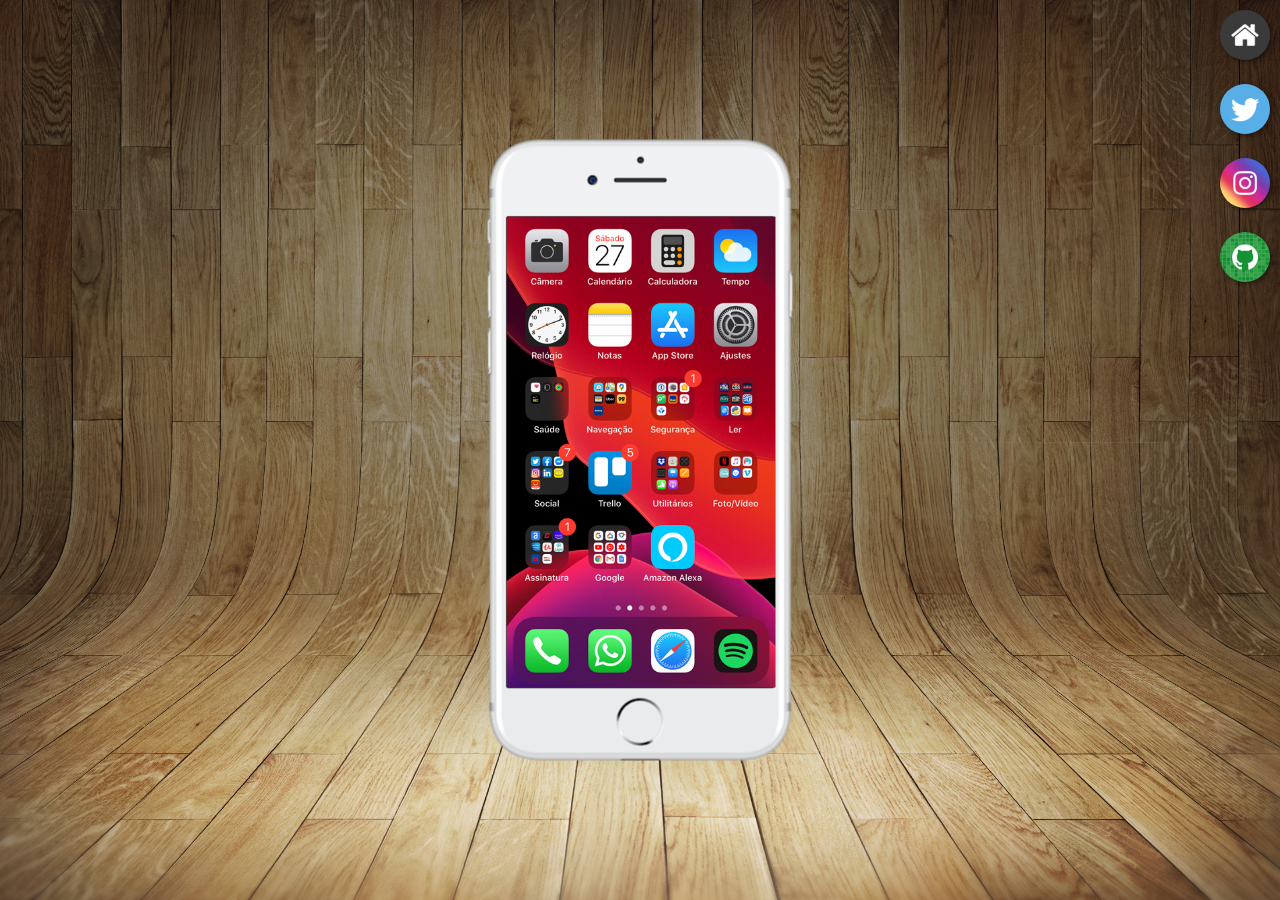
<file: index.html>
<!DOCTYPE html>
<html lang="pt-br">
<head>
    <meta charset="UTF-8">
    <meta name="viewport" content="width=device-width, initial-scale=1.0">
    <title>Projeto Redes Sociais</title>
    <link rel="stylesheet" href="estilos/style.css">
    <link rel="shortcut icon" href="favicon.ico" type="image/x-icon">
</head>
<body>
    <main>
        <section id="telefone">
            <iframe src="home.html" name="tela" id="tela" frameborder="0"></iframe>
        </section>

        <section id="redes-sociais">
            <a href="home.html" target="tela"><img src="imagens/logo-home.jpg" alt="Home"></a><br>
            <a href="twiter.html" target="tela"><img src="imagens/logo-twitter.jpg" alt="Twitter"></a><br>
            <a href="instagram.html" target="tela"><img src="imagens/logo-instagram.jpg" alt="Instagram"></a><br>
            <a href="github.html" target="tela"><img src="imagens/logo-github.jpg" alt="GitHub"></a><br>
        </section>
    </main>
</body>
</html>
</file>
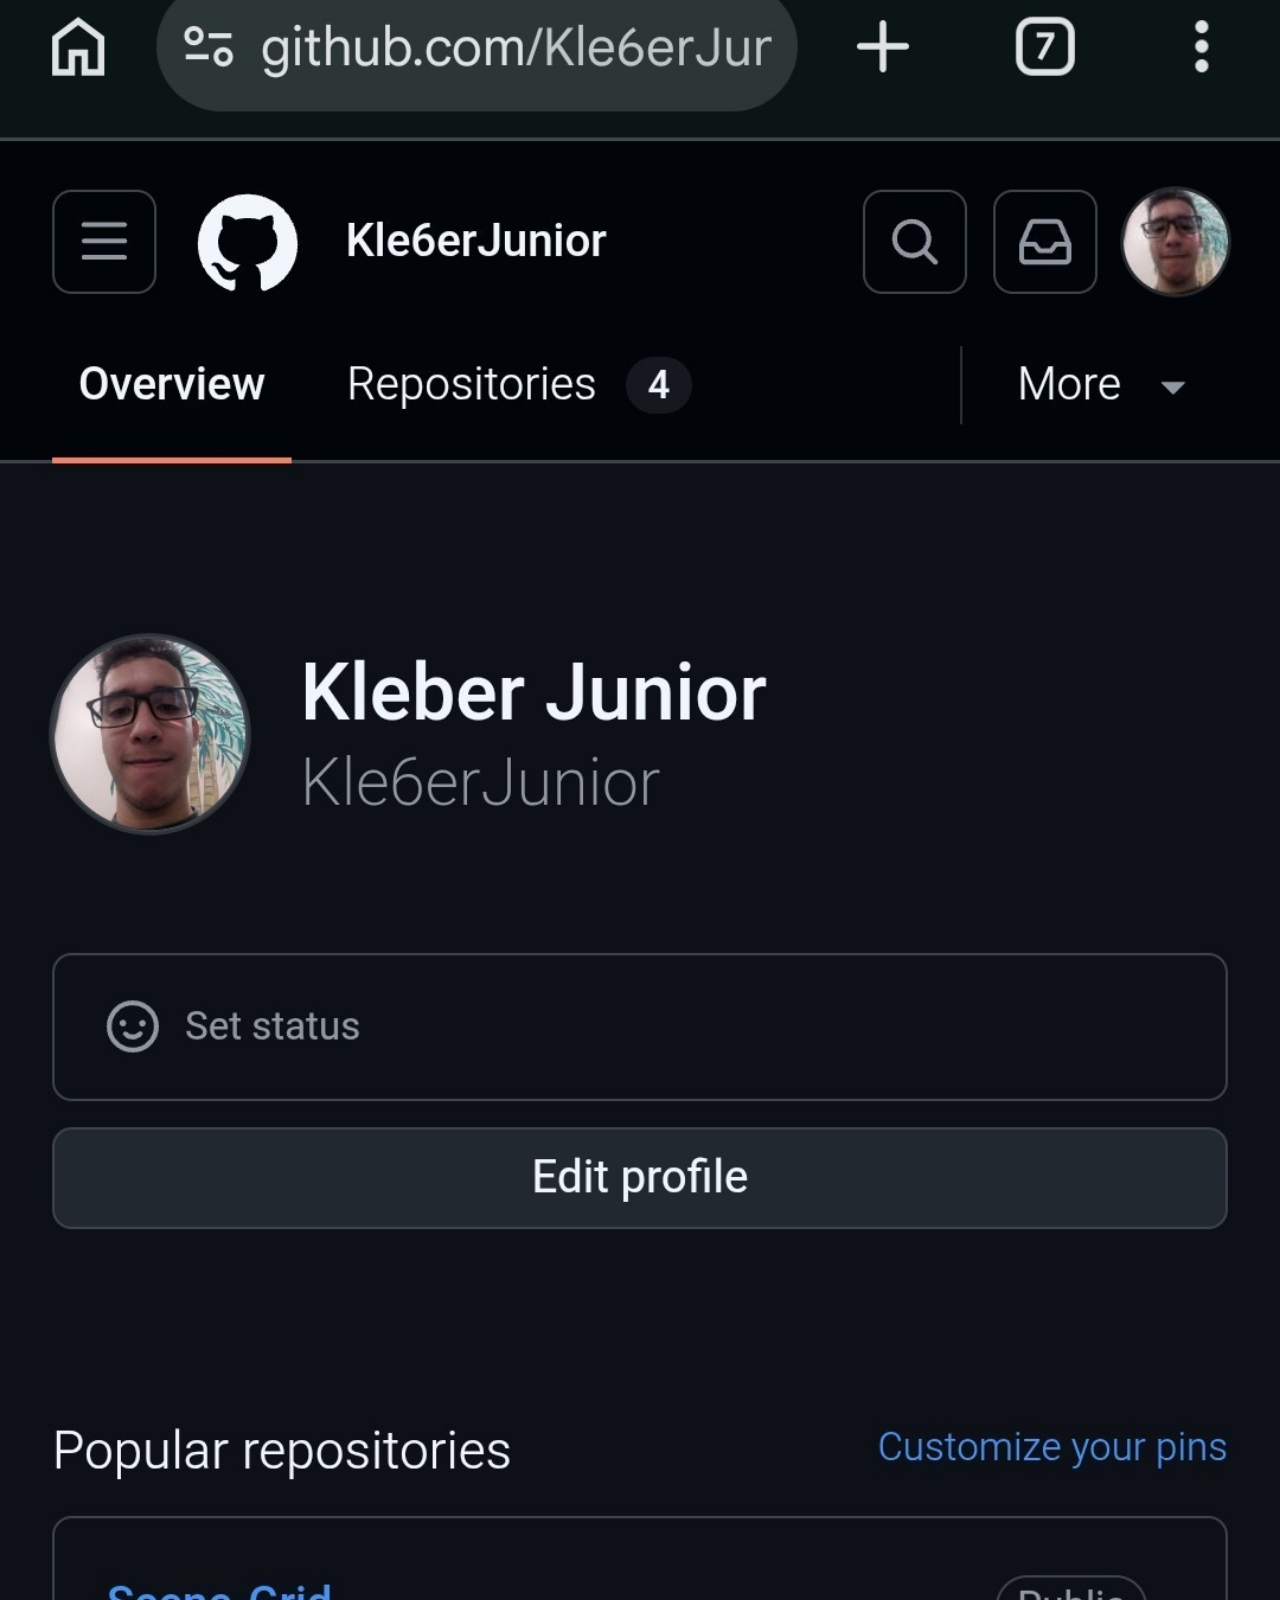
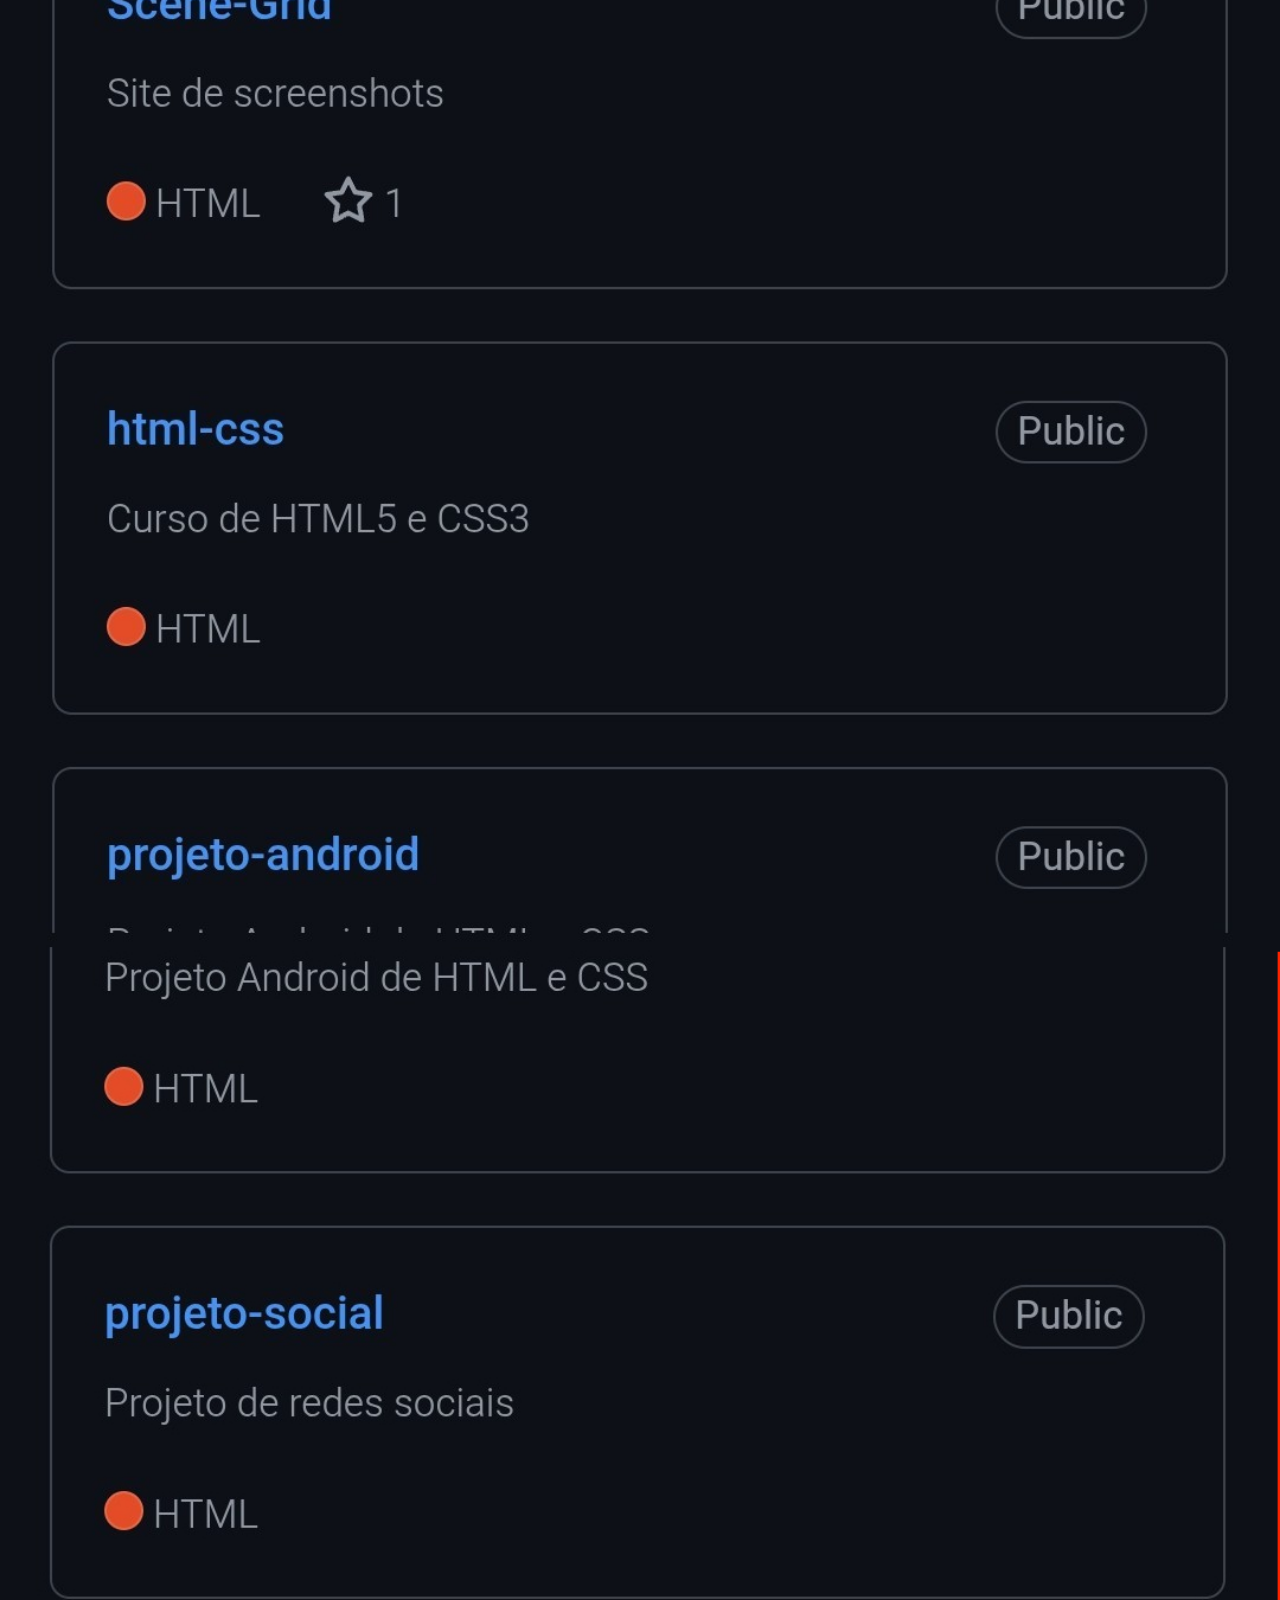
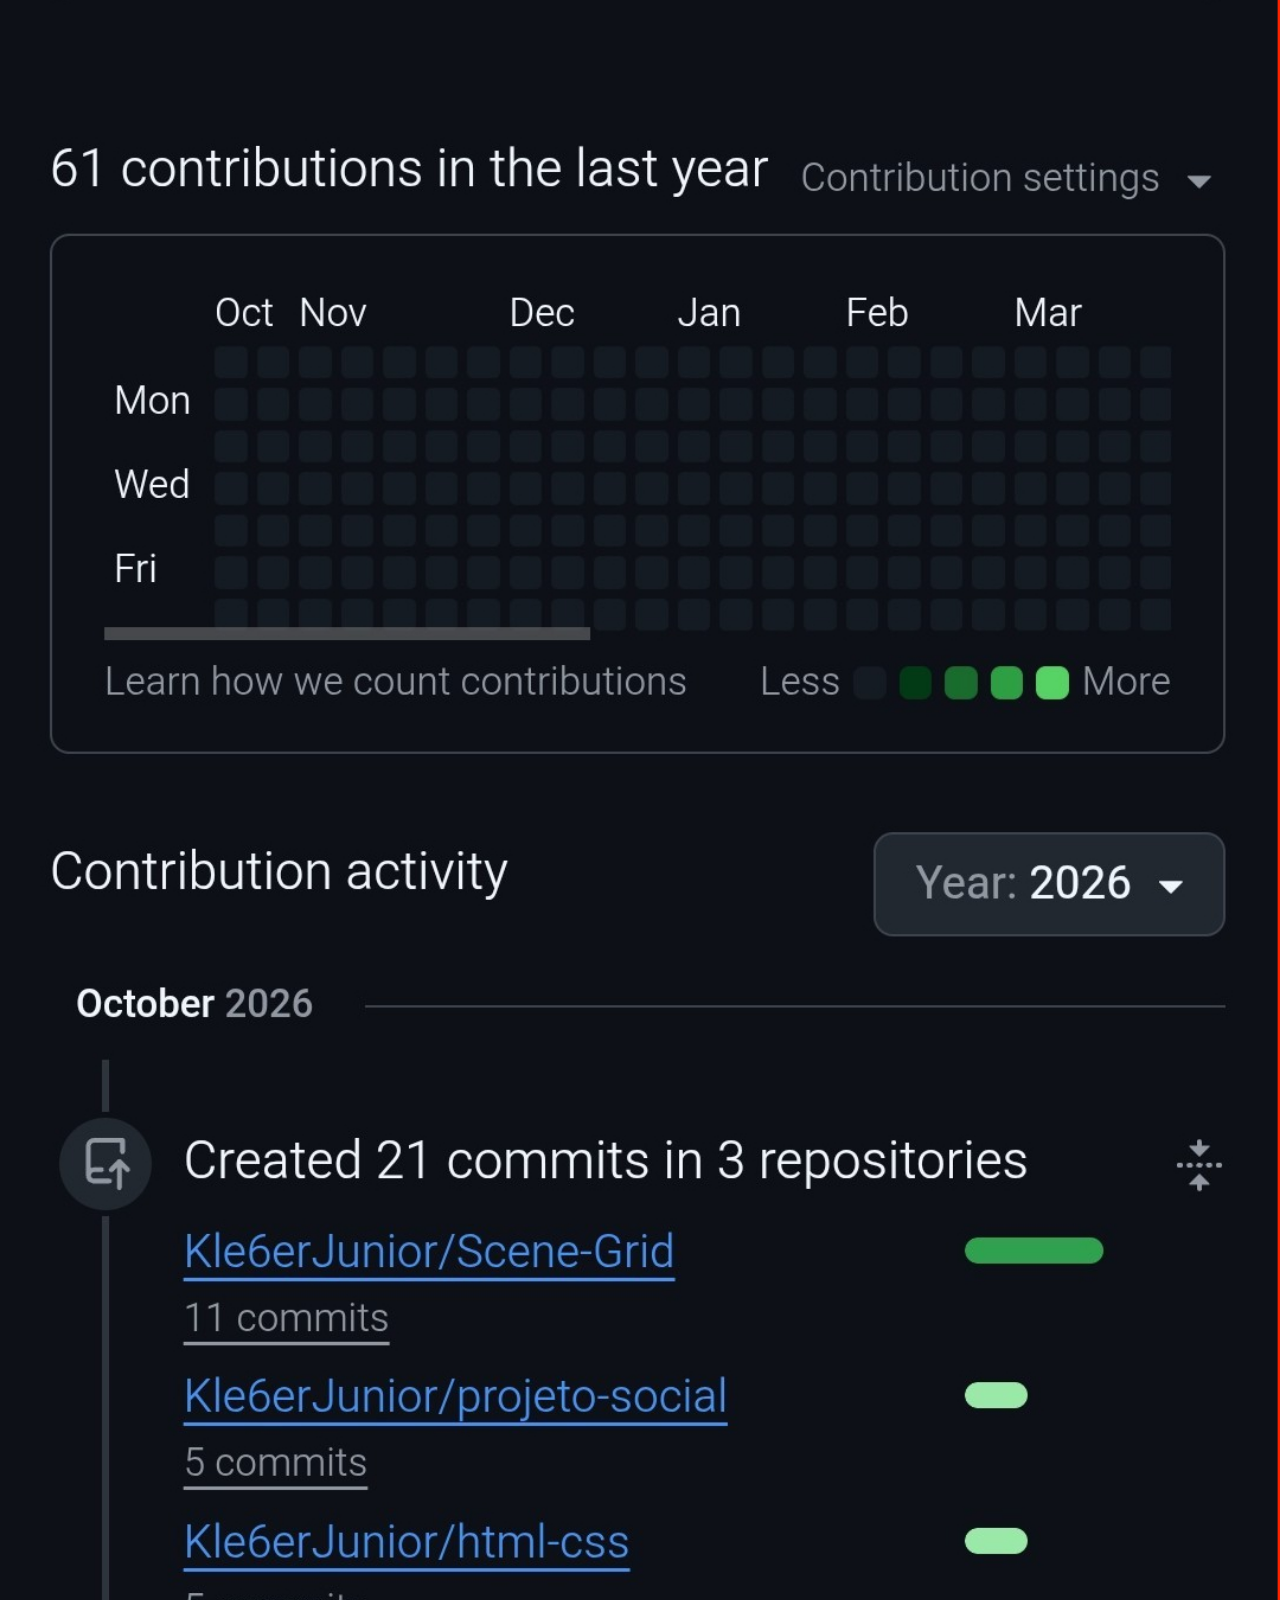
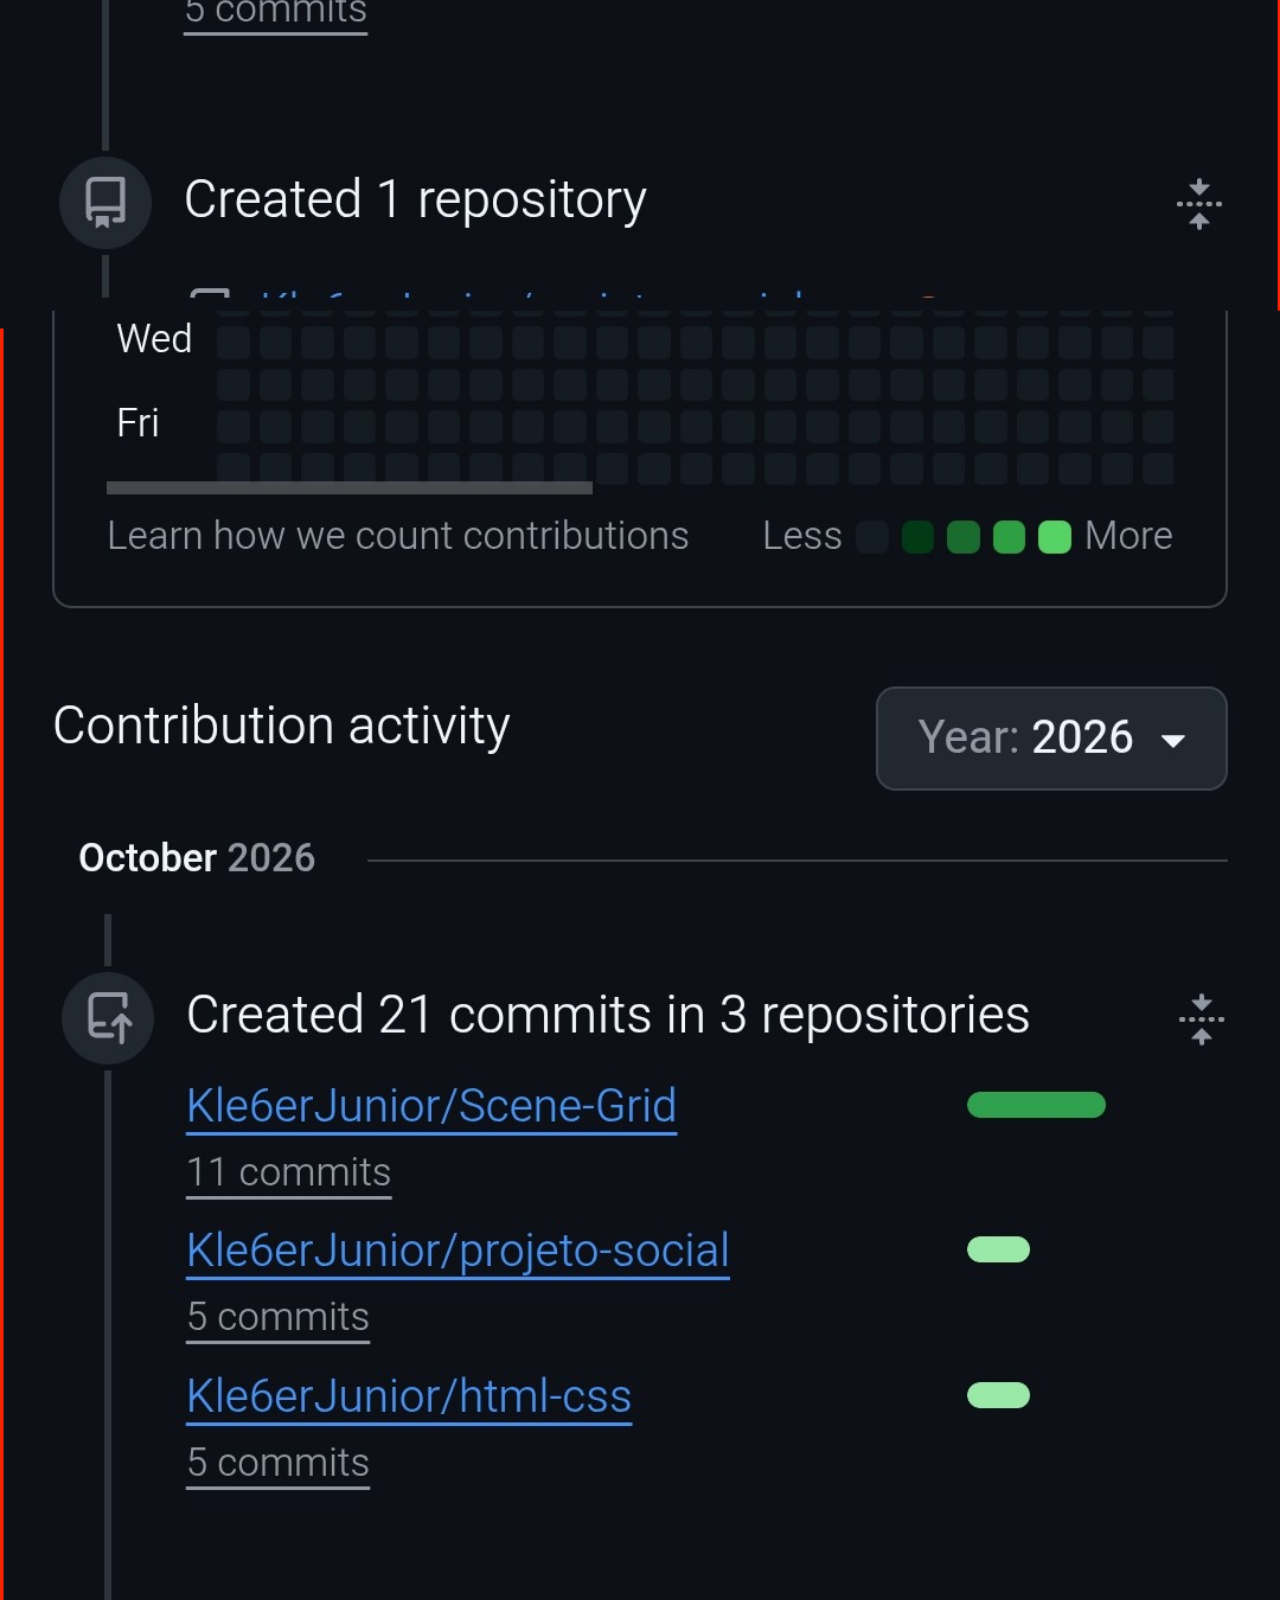
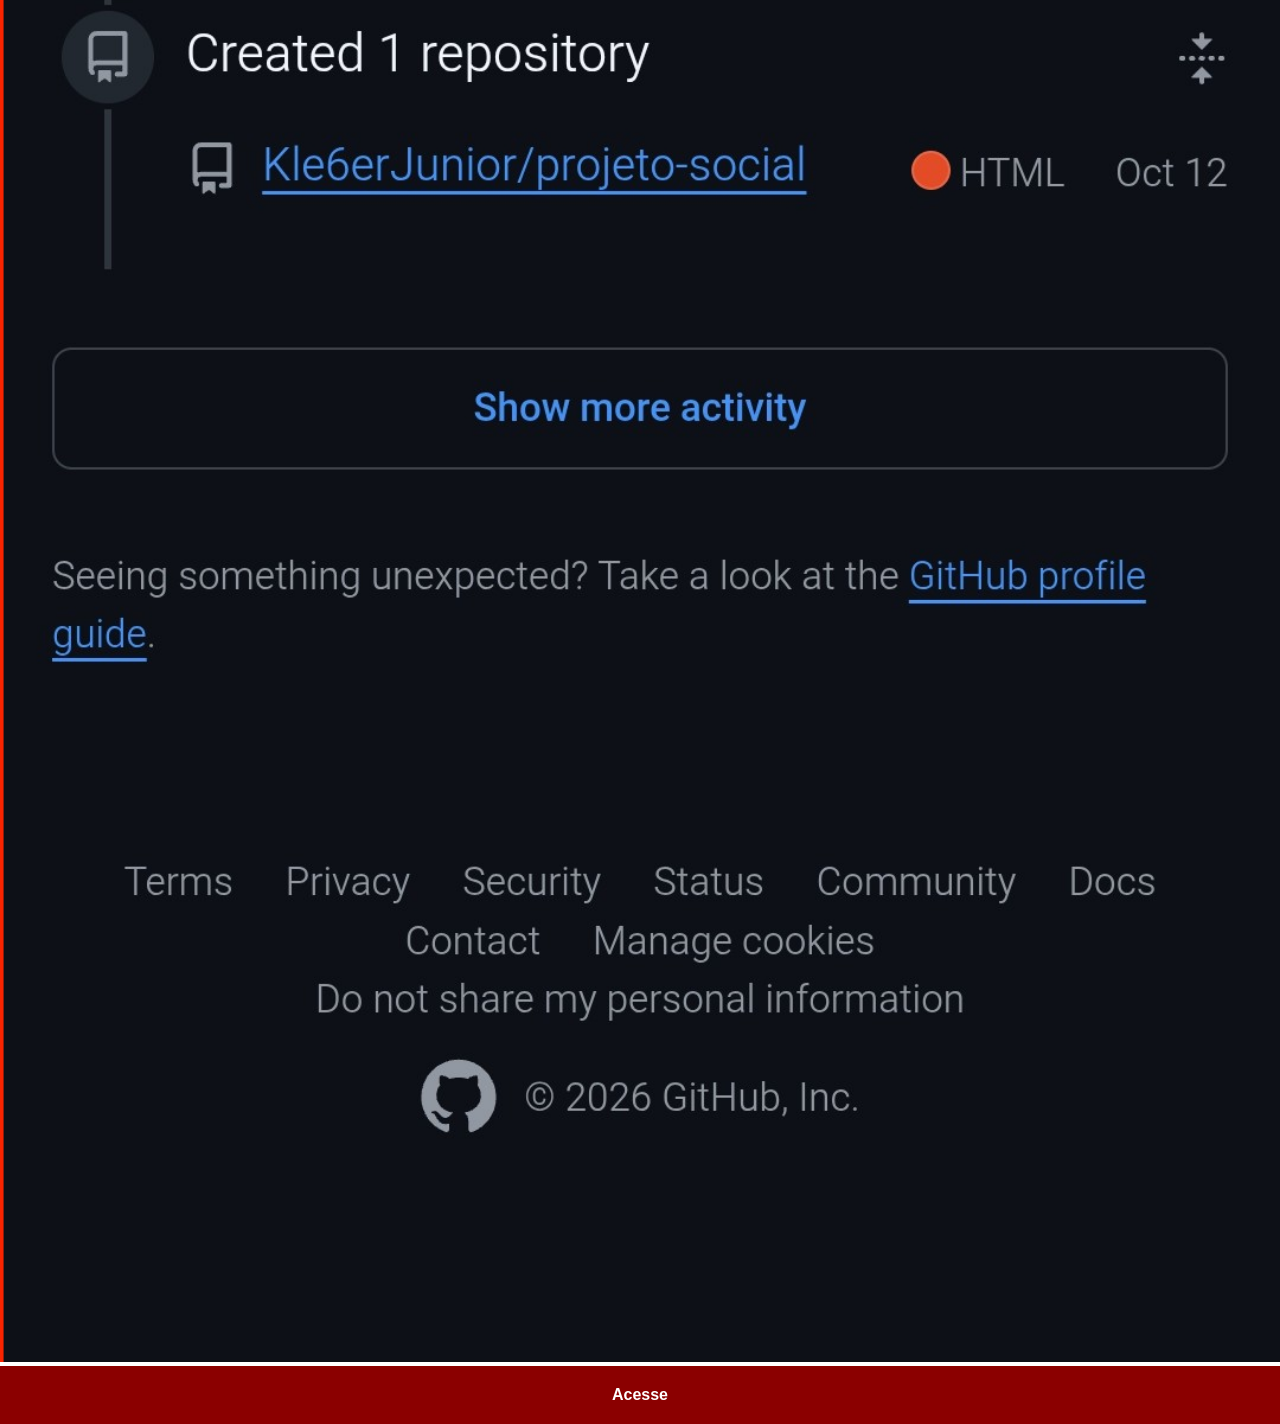
<file: github.html>
<!DOCTYPE html>
<html lang="pt-br">
<head>
    <meta charset="UTF-8">
    <meta name="viewport" content="width=device-width, initial-scale=1.0">
    <title>GitHub</title>
    <link rel="stylesheet" href="estilos/social.css">
</head>
<body>
    <img src="imagens/tela-github.jpg" alt="Tela do GitHub">
    <a href="https://github.com/Kle6erJunior" target="_blank">Acesse</a>
</body>
</html>
</file>
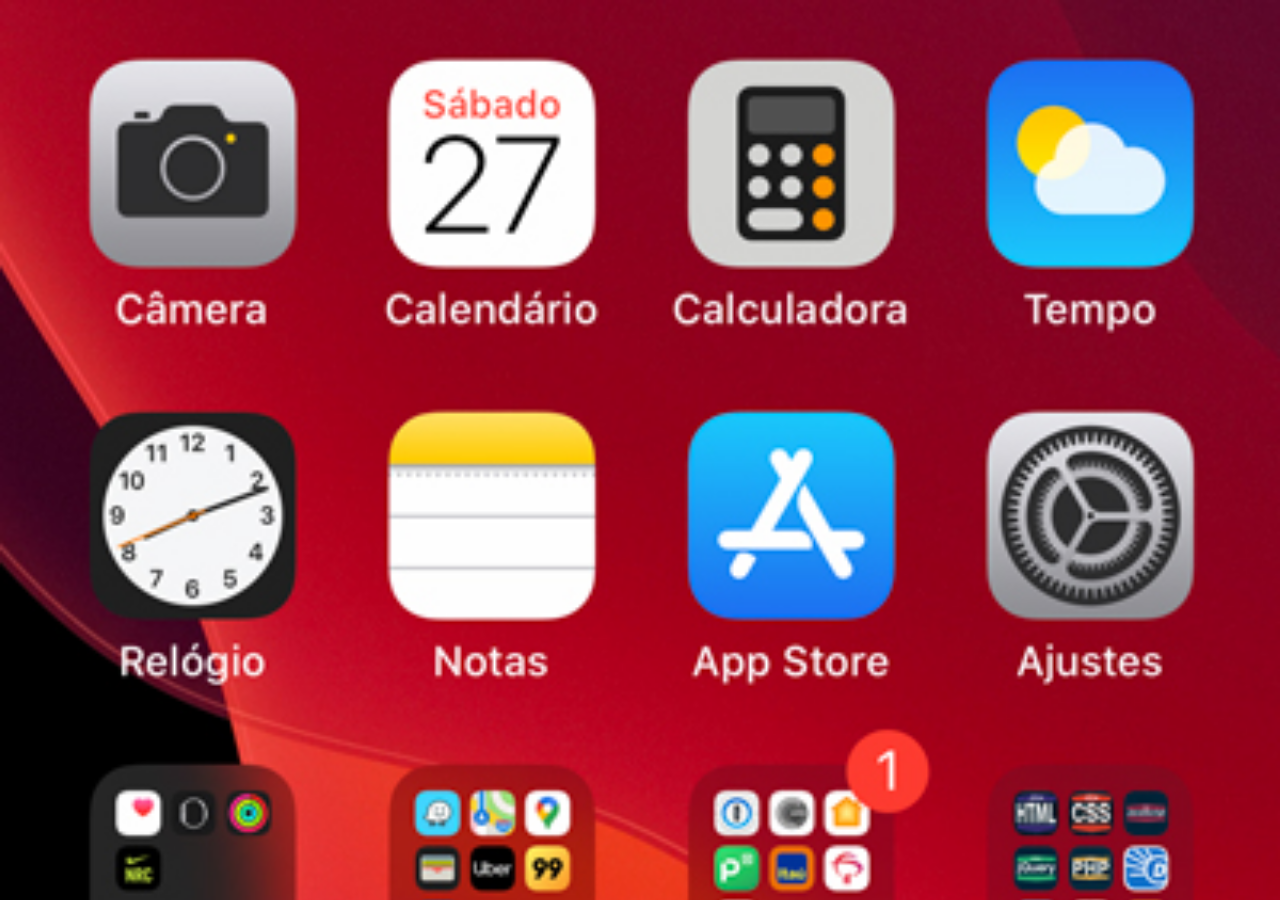
<file: home.html>
<!DOCTYPE html>
<html lang="pt-br">
<head>
    <meta charset="UTF-8">
    <meta name="viewport" content="width=device-width, initial-scale=1.0">
    <title>Home</title>
    <style>
        *{
            margin: 0px;
            padding: 0px;
        }

        body{
            width: 100vw;
            height: 100vh;
            background: black url(imagens/tela-home.jpg) no-repeat top center;
            background-size: cover;
        }
    </style>
</head>
<body>
    
</body>
</html>
</file>
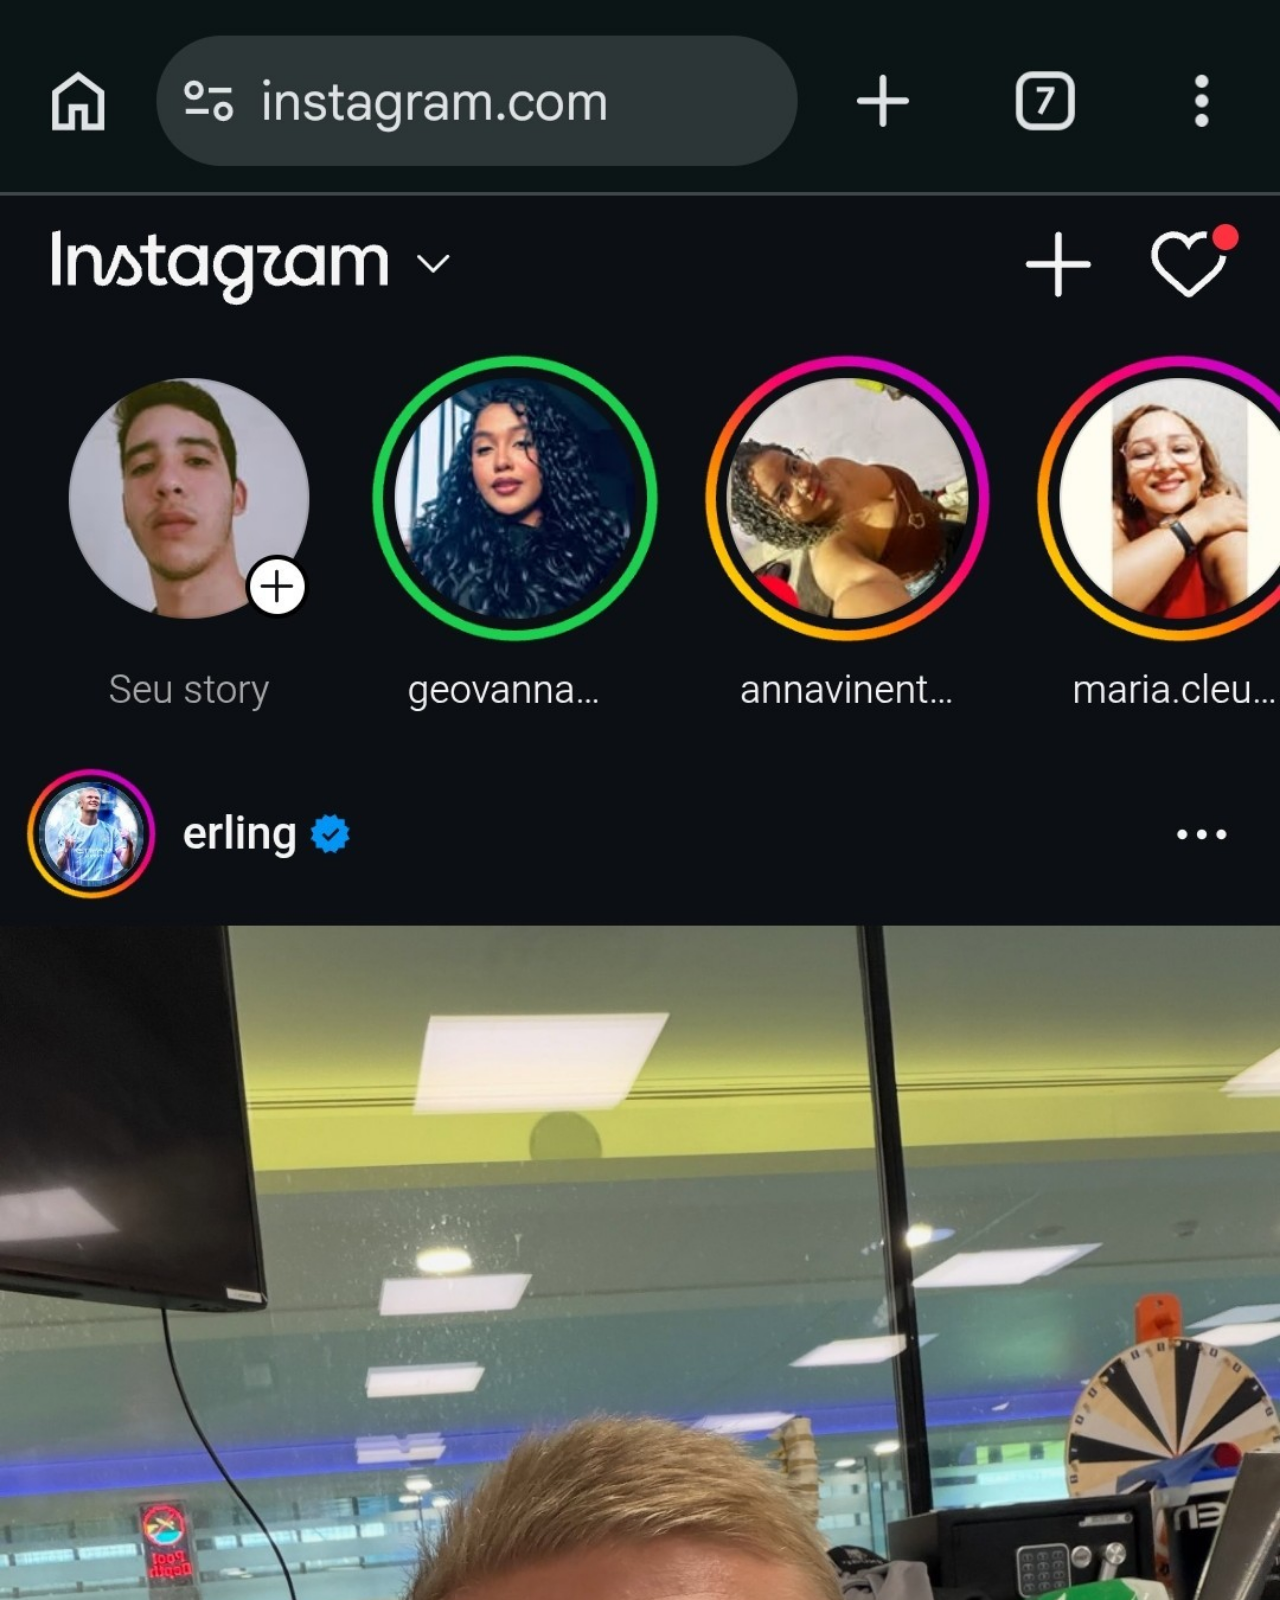
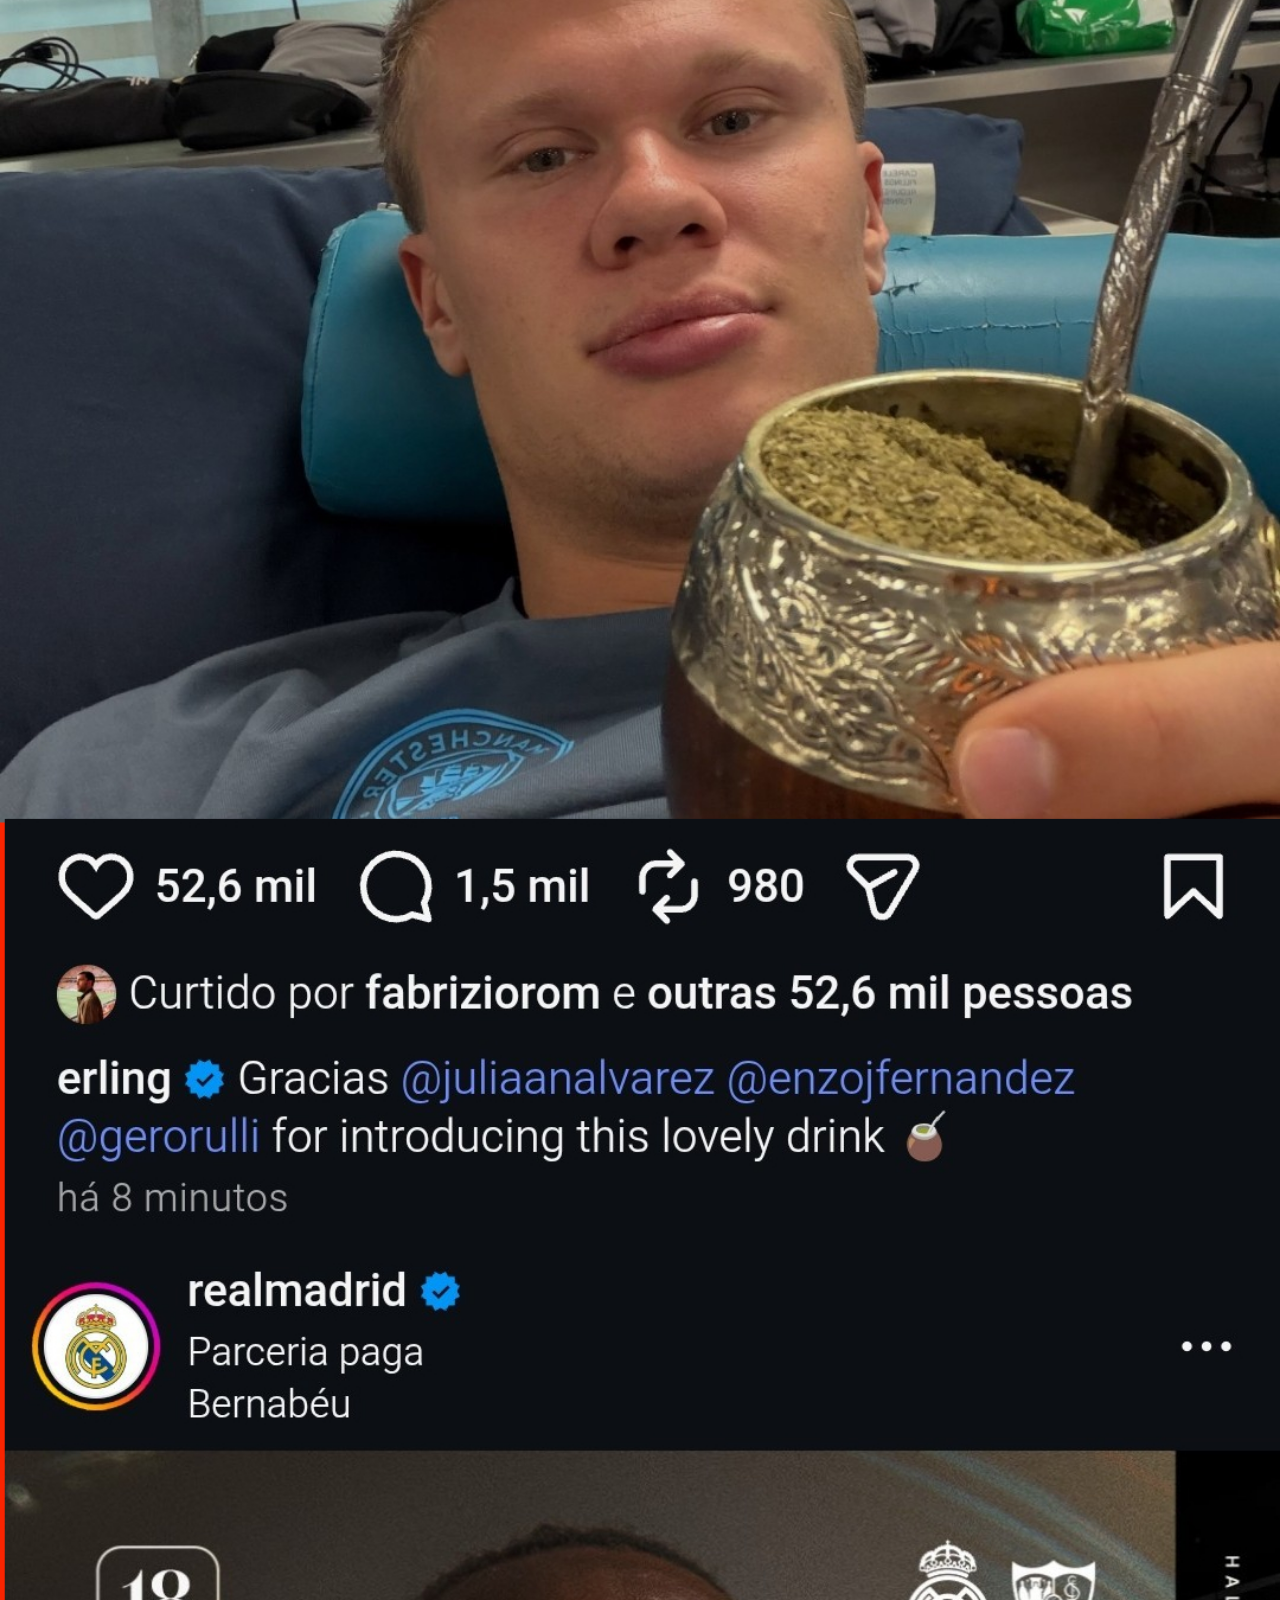
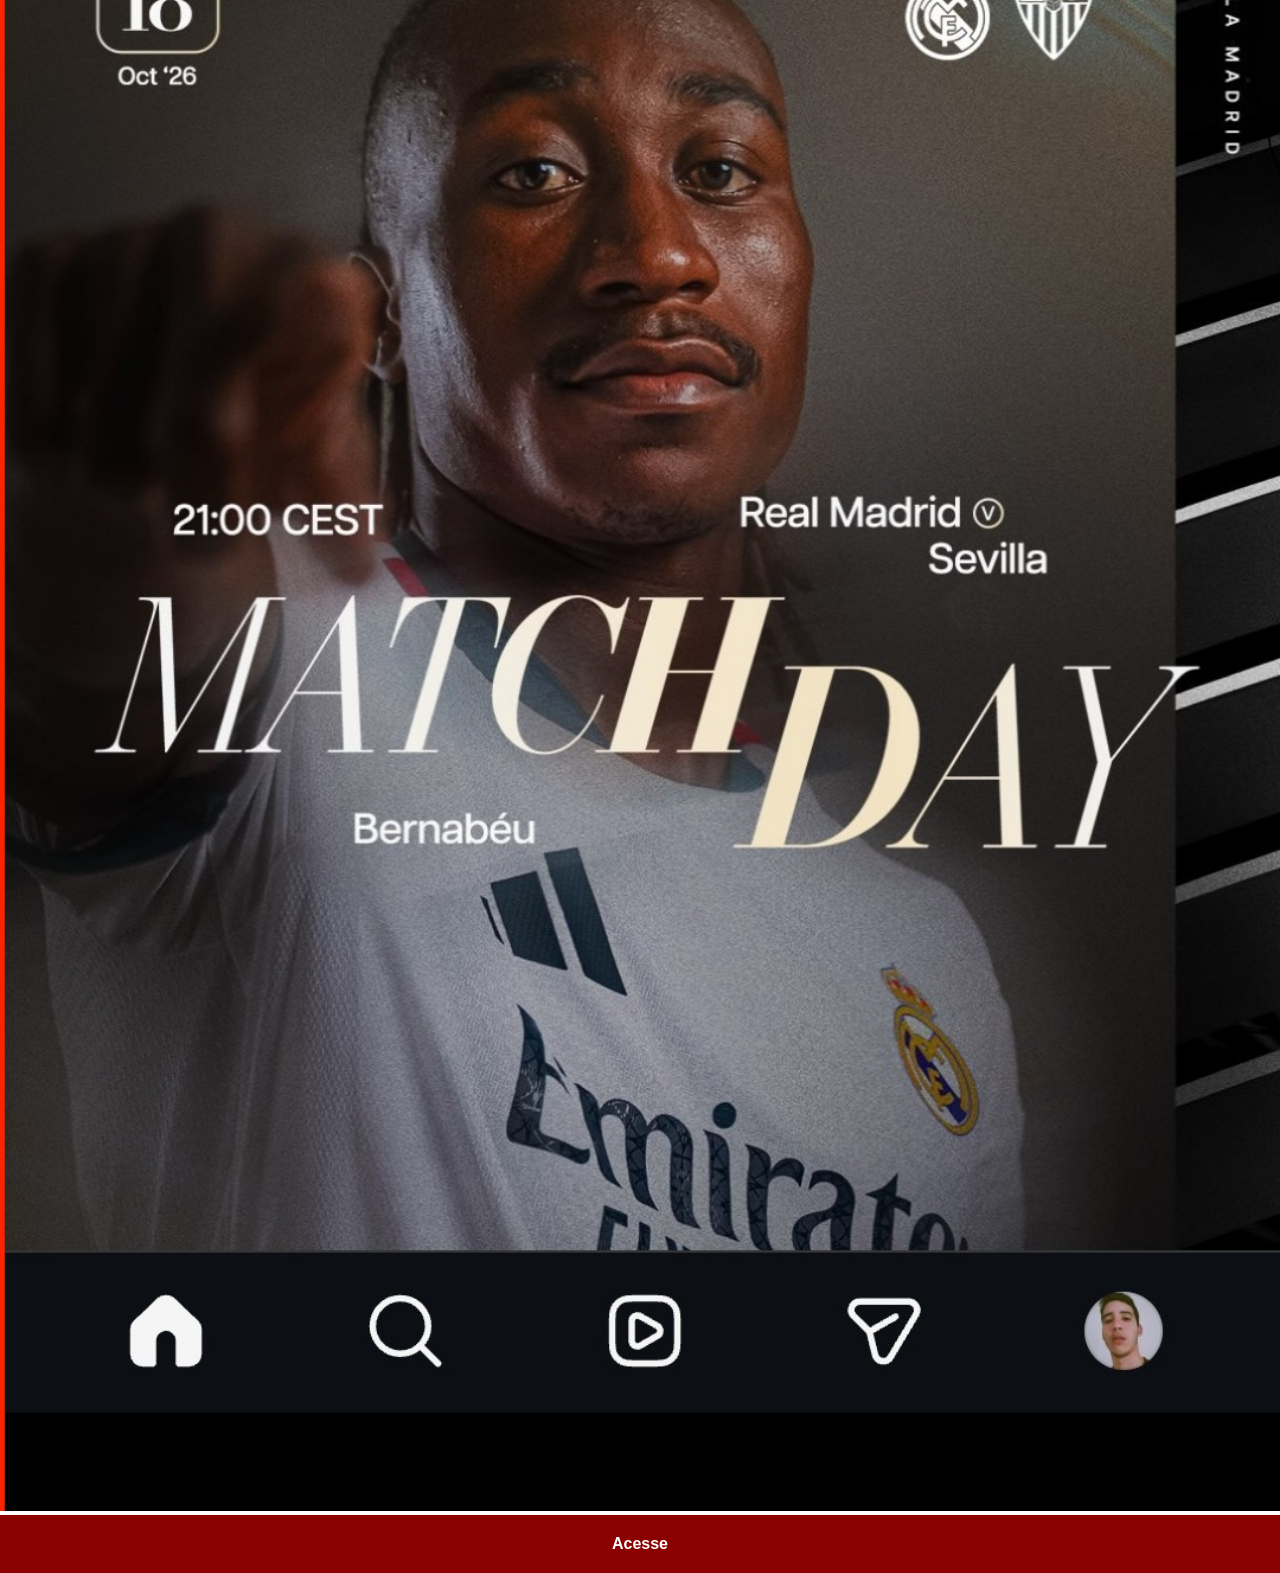
<file: instagram.html>
<!DOCTYPE html>
<html lang="pt-br">
<head>
    <meta charset="UTF-8">
    <meta name="viewport" content="width=device-width, initial-scale=1.0">
    <title>Instagram</title>
    <link rel="stylesheet" href="estilos/social.css">
</head>
<body>
    <img src="imagens/tela-instagram.jpg" alt="Instagram">
    <a href="https://www.instagram.com/kle6er_jr/" target="_blank">Acesse</a>
</body>
</html>
</file>
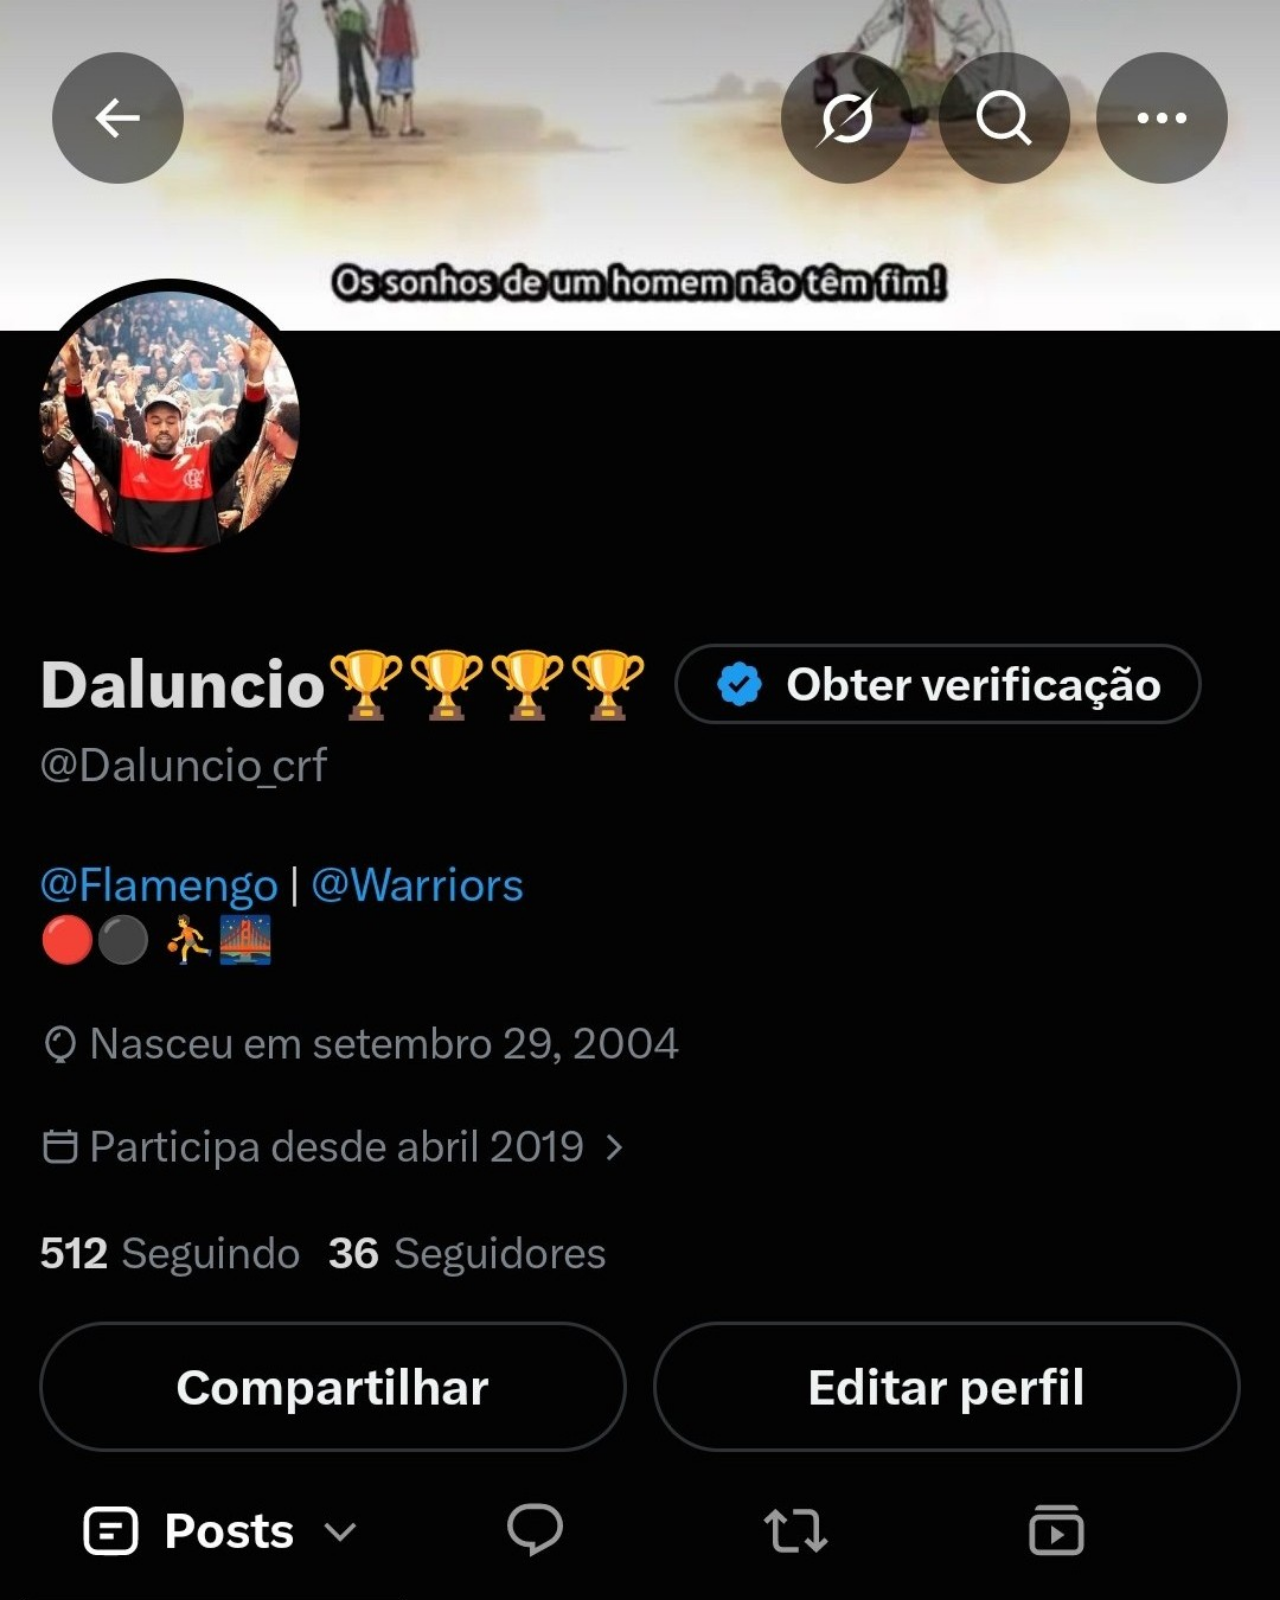
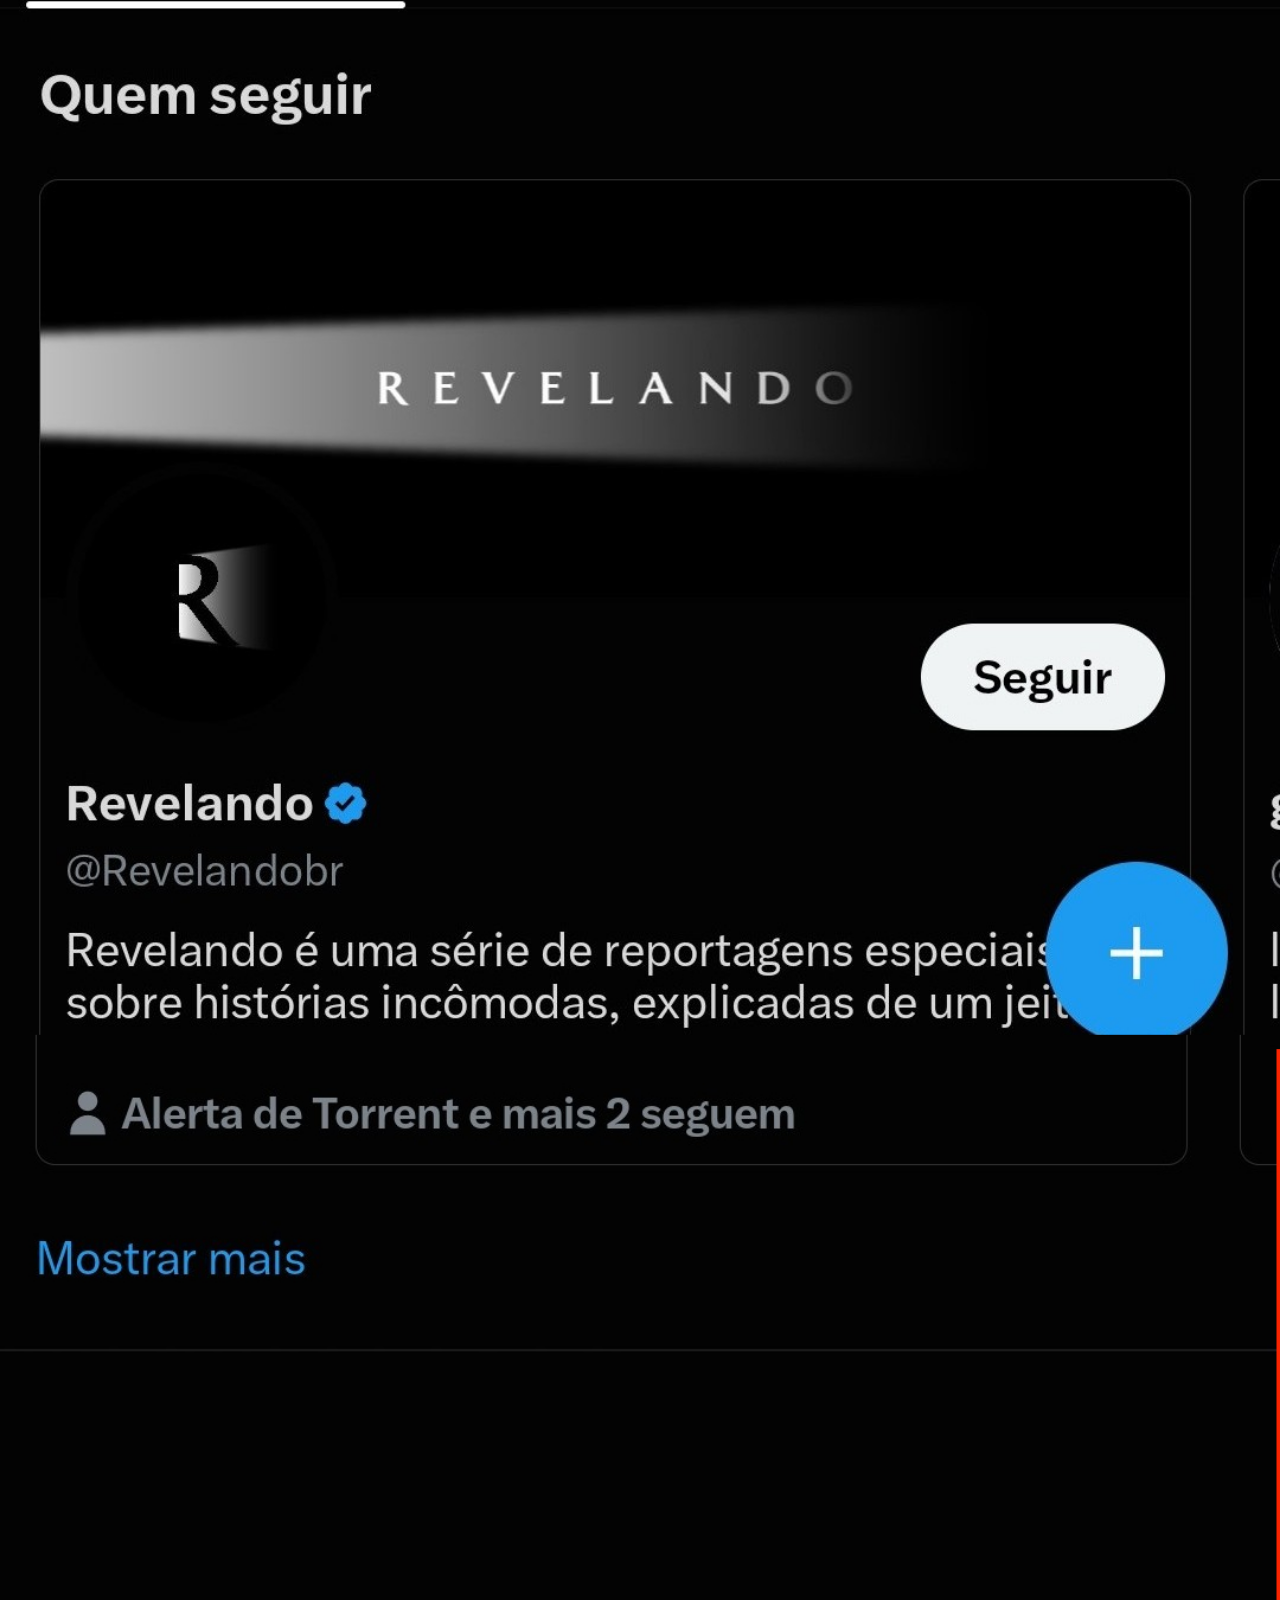
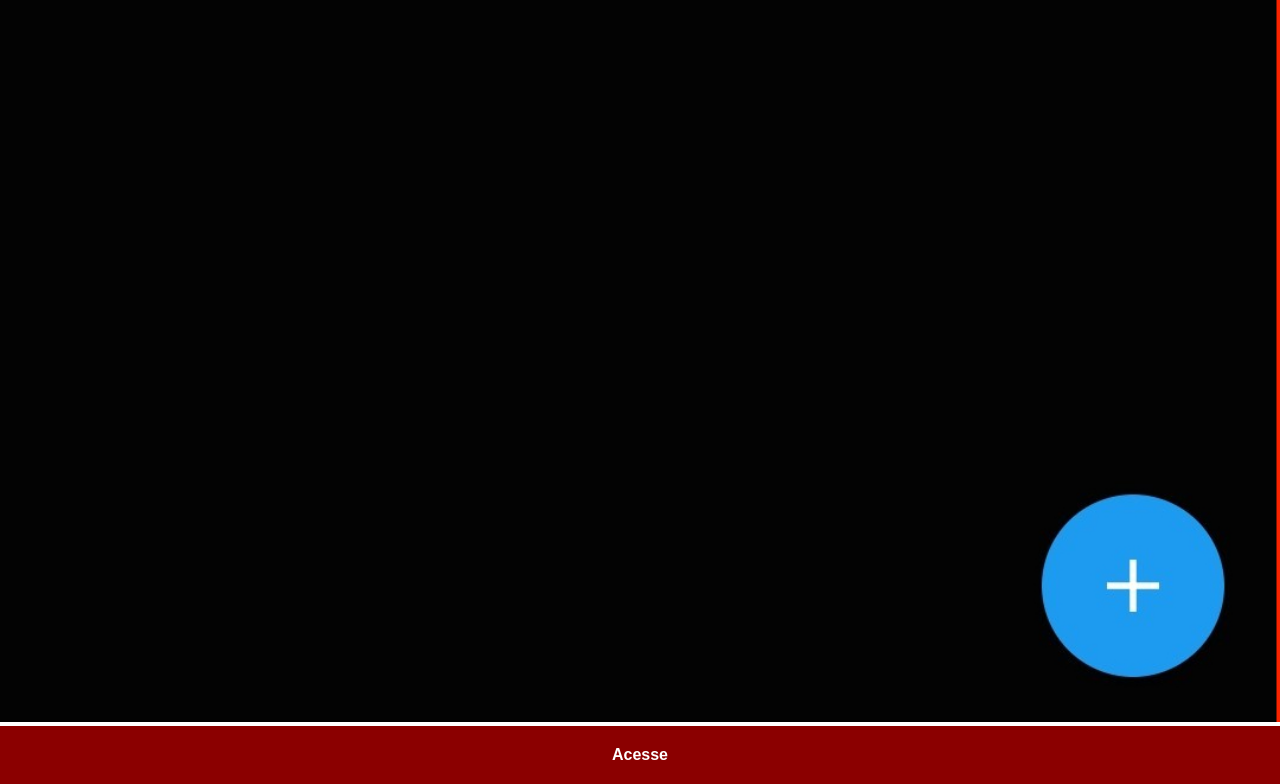
<file: twiter.html>
<!DOCTYPE html>
<html lang="pt-br">
<head>
    <meta charset="UTF-8">
    <meta name="viewport" content="width=device-width, initial-scale=1.0">
    <title>Twitter</title>
    <link rel="stylesheet" href="estilos/social.css">
</head>
<body>
    <img src="imagens/tela-twitter.jpg" alt="Tela do Twitter">
    <a href="https://x.com/Daluncio_crf" target="_blank">Acesse</a>
</body>
</html>
</file>
<file: estilos/style.css>
@charset "UTF-8";

* {
    margin: 0;
    padding: 0;
    font-family: Arial, Helvetica, sans-serif;
}

html, body{
    height: 100vh;
    width: 100vw;
    background-color: black;
}

body{
    background: url(../imagens/fundo-madeira.jpg) no-repeat top center;
    background-size: cover;
    background-attachment: fixed;
}

main{
    position: relative;
    height: 100vh;
    
}

section#telefone{
    position: absolute;
    height: 627px;
    width: 311px;
    top: 50%;
    left: 50%;
    transform: translate(-50%, -50%);
    background: url(../imagens/frame-iphone.png) no-repeat;

}

#tela{
    position: relative;
    top: 80px;
    left: 22px;
    width: 269px;
    height: 471px;
}

section#redes-sociais{
    text-align: right;
}

section#redes-sociais img{
    width: 50px;
    margin: 10px;
    border-radius: 50%;
    box-shadow: 2px 2px 5px rgba(0, 0, 0, 0.459);
    box-sizing: border-box; /*faz com que a borda seja incluída no tamanho total do elemento e faz com ela faça apenas parte da caixa/elemento*/
}   

section#redes-sociais img:hover{
    border: 2px solid rgba(255, 255, 255, 0.763);  
    transform: translate(-2px, -2px); /*faz com que o elemento se mova levemente ao ser hoverado*/
    box-shadow: 4px 4px 8px rgba(0, 0, 0, 0.459);
    transition: transform 0.2s, box-shadow 0.2s, border 0.2s; /*adiciona uma transição suave para as propriedades transform, box-shadow e border quando o elemento é hoverado*/
}
</file>
<file: estilos/social.css>
@charset "UTF-8";

* {
    margin: 0;
    padding: 0;
    font-family: Arial, Helvetica, sans-serif;
}

::-webkit-scrollbar { /*faz com que a barra de rolagem seja oculta*/
    width: 0px;
    height: 0px;
}

img{
    width: 100vw;
}

a{
    display: block;
    background-color: darkred;
    color: white;
    padding: 20px;
    text-align: center;
    font-weight: bold;
    text-decoration: none;
}

a:hover{
    background-color: red;
}
</file>
